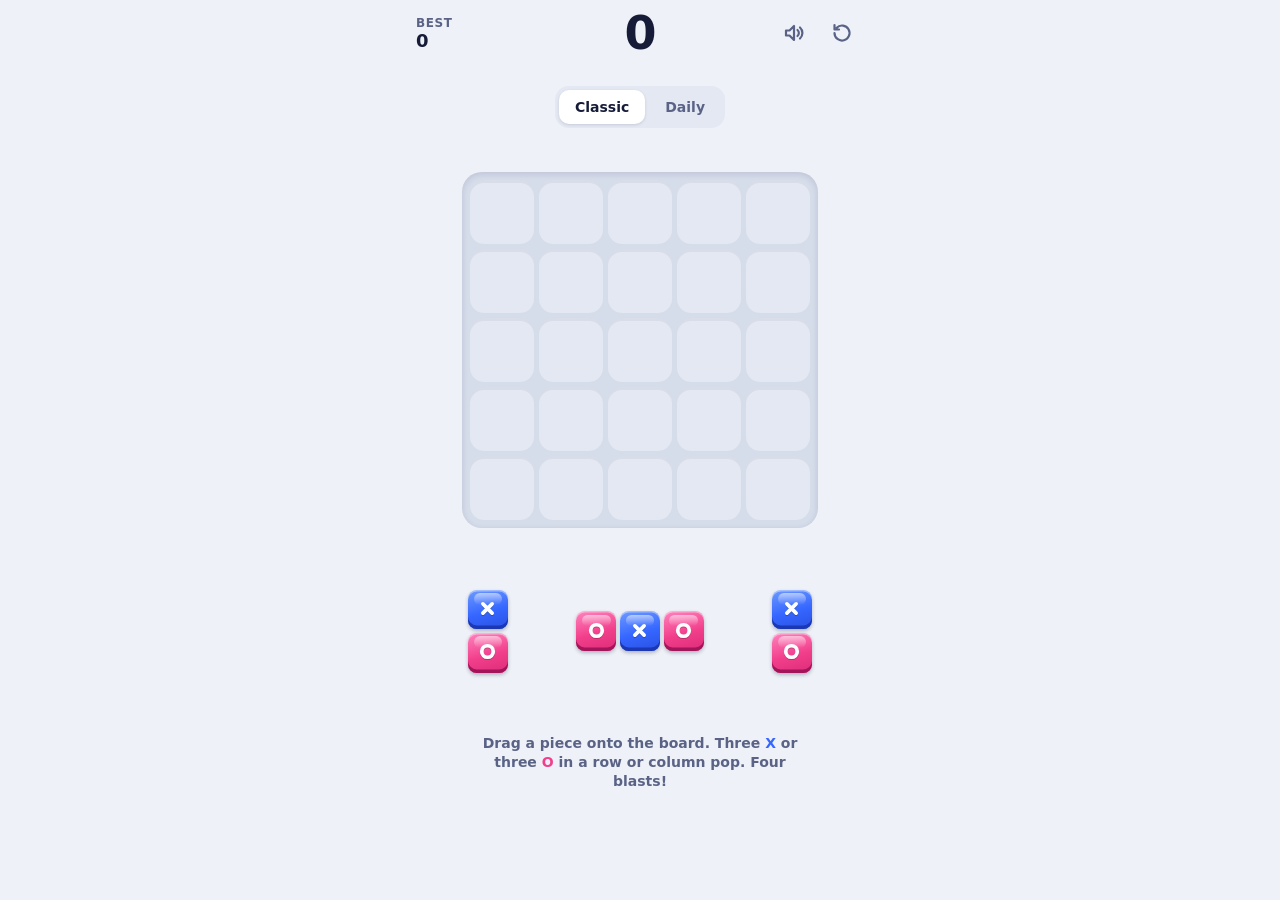
<file: index.html>
<!doctype html>
<html lang="en">
<head>
<meta charset="utf-8">
<meta name="viewport" content="width=device-width, initial-scale=1, viewport-fit=cover, user-scalable=no">
<style>:root{padding-top:env(safe-area-inset-top,0px);padding-bottom:env(safe-area-inset-bottom,0px)}body{margin:0}[hidden]{display:none!important}</style>
<title>XOX Pop</title>
<meta name="claude:viewport-fit-sides" content="cover">
<meta name="theme-color" content="#ECEFF4" media="(prefers-color-scheme: light)">
<meta name="theme-color" content="#10142A" media="(prefers-color-scheme: dark)">
<meta name="apple-mobile-web-app-capable" content="yes">
<meta name="mobile-web-app-capable" content="yes">
<meta name="apple-mobile-web-app-title" content="XOX Pop">
<meta name="apple-mobile-web-app-status-bar-style" content="default">
<link rel="manifest" href="manifest.webmanifest">
<link rel="icon" href="icon.svg" type="image/svg+xml">
<link rel="apple-touch-icon" href="icon-192.png">
<style>
/* One column: score and chase bar, Classic/Daily tabs, a 7x7 board of candy blocks, a tray of three pieces. */
:root {
  --paper: #EEF1F7;
  --board: #D5DCEA;
  --tile: #E3E8F2;
  --ink: #161C38;
  --ink2: #5A6386;
  --card: #FFFFFF;
  --x: #3566FF;
  --o: #F23F8C;
  --gold: #FFC400;
  --fire: #FF7A00;
  --shadow: 0 10px 30px rgba(22, 28, 56, .16);
  /* board cell size: fits the width, and the height with everything around it */
  --gap: 5px;
  --cell: min(calc((100vw - 32px - 4 * var(--gap) - 16px) / 5), calc((100svh - 350px) / 7.6), 64px);
  --f: ui-rounded, 'SF Pro Rounded', 'Nunito', system-ui, -apple-system, 'Segoe UI', Roboto, sans-serif;
}
@media (prefers-color-scheme: dark) {
  :root:not([data-theme="light"]) {
    --paper: #10142A; --board: #1A2046; --tile: #232A55; --ink: #EEF0FF; --ink2: #9CA6D2; --card: #1C2248;
    --x: #5C86FF; --o: #FF5C9F; --shadow: 0 10px 30px rgba(0, 0, 0, .45); color-scheme: dark;
  }
}
:root[data-theme="dark"] {
  --paper: #10142A; --board: #1A2046; --tile: #232A55; --ink: #EEF0FF; --ink2: #9CA6D2; --card: #1C2248;
  --x: #5C86FF; --o: #FF5C9F; --shadow: 0 10px 30px rgba(0, 0, 0, .45); color-scheme: dark;
}

* { box-sizing: border-box; }
html, body { height: 100%; }
body {
  background: var(--paper); color: var(--ink); font-family: var(--f);
  -webkit-text-size-adjust: 100%; overscroll-behavior: none;
  -webkit-user-select: none; user-select: none; -webkit-touch-callout: none;
}
button { font: inherit; color: inherit; border: 0; background: none; padding: 0; cursor: pointer; touch-action: manipulation; -webkit-tap-highlight-color: transparent; }
:focus-visible { outline: 3px solid var(--x); outline-offset: 2px; }

.shell {
  max-width: 480px; margin: 0 auto; min-height: 100%;
  display: flex; flex-direction: column; align-items: center; justify-content: center; gap: 12px;
  padding: 10px max(16px, env(safe-area-inset-left, 0px)) 18px max(16px, env(safe-area-inset-right, 0px));
}

/* top bar */
.top { width: 100%; display: grid; grid-template-columns: 1fr auto 1fr; align-items: center; }
.best { font-size: 12px; font-weight: 800; color: var(--ink2); letter-spacing: .05em; }
.best b { display: block; font-size: 18px; color: var(--ink); letter-spacing: 0; font-variant-numeric: tabular-nums; }
.score { font-size: 46px; font-weight: 900; line-height: 1; font-variant-numeric: tabular-nums; letter-spacing: -.02em; text-align: center; }
.score.bump { animation: bump .3s ease-out; }
.tools { display: flex; gap: 4px; justify-content: flex-end; }
.icon-btn { width: 44px; height: 44px; border-radius: 14px; display: grid; place-items: center; color: var(--ink2); }
.icon-btn:active { background: var(--tile); }
.icon-btn svg { width: 24px; height: 24px; fill: none; stroke: currentColor; stroke-width: 2.2; stroke-linecap: round; stroke-linejoin: round; }
.icon-btn.armed { color: var(--o); background: var(--tile); }

/* chase bar: your score against the best you are trying to beat */
.chase { width: 100%; height: 6px; border-radius: 99px; background: var(--tile); overflow: hidden; }
.chase i { display: block; height: 100%; border-radius: 99px; background: var(--x); transform-origin: left; transform: scaleX(0); transition: transform .45s ease-out, background .3s; }
.chase.won i { background: var(--gold); }
.chase.off { visibility: hidden; }

/* Classic / Daily */
.modes { display: flex; gap: 4px; padding: 4px; background: var(--tile); border-radius: 14px; }
.modes button { min-height: 34px; padding: 0 16px; border-radius: 10px; font-size: 14px; font-weight: 800; color: var(--ink2); display: flex; align-items: center; gap: 6px; }
.modes button[aria-selected="true"] { background: var(--card); color: var(--ink); box-shadow: 0 1px 3px rgba(22, 28, 56, .14); }
.streak-chip { display: inline-flex; align-items: center; gap: 1px; color: var(--fire); font-weight: 900; }
.streak-chip.cold { opacity: .45; }
.streak-chip.none { display: none; }
.flame { width: 16px; height: 16px; fill: currentColor; flex: none; }

.status { min-height: 20px; font-size: 13px; font-weight: 800; color: var(--ink2); letter-spacing: .02em; text-align: center; }
.status .hot { color: var(--fire); }

/* board */
.board-wrap { position: relative; }
.board {
  display: grid; grid-template-columns: repeat(var(--n), var(--cell)); gap: var(--gap); padding: 8px;
  background: var(--board); border-radius: 20px; touch-action: none;
  box-shadow: inset 0 2px 6px rgba(22, 28, 56, .12);
}
.board.shake { animation: shake .35s ease-out; }
.board.quake { animation: quake .5s ease-out; }
.board.will-wipe { outline: 4px solid var(--gold); outline-offset: 3px; animation: wipeglow .4s ease-in-out infinite alternate; }
.cell { --u: var(--cell); width: var(--cell); height: var(--cell); border-radius: 22%; background: var(--tile); position: relative; display: grid; place-items: center; box-shadow: inset 0 3px 0 rgba(22, 28, 56, .05); }

/* candy blocks: glossy gradient, darker bottom edge, white mark */
.blk {
  --c-hi: #6E9BFF; --c: #3566FF; --c-lo: #2A50E2; --c-dk: #1C37B4;
  position: relative; display: grid; place-items: center; border-radius: 22%;
  background: linear-gradient(165deg, var(--c-hi), var(--c) 55%, var(--c-lo));
  box-shadow: inset 0 calc(var(--u) * -.09) 0 var(--c-dk), inset 0 calc(var(--u) * .04) 0 rgba(255, 255, 255, .4), 0 calc(var(--u) * .05) calc(var(--u) * .1) rgba(22, 28, 56, .28);
}
.blk.o { --c-hi: #FF84BE; --c: #F23F8C; --c-lo: #DE2B78; --c-dk: #A3155A; }
.blk::before {
  content: ''; position: absolute; left: 14%; right: 14%; top: 8%; height: 30%; border-radius: 99px;
  background: linear-gradient(rgba(255, 255, 255, .55), rgba(255, 255, 255, 0));
}
.mk { position: relative; width: 58%; height: 58%; margin-top: -6%; fill: none; stroke: #fff; stroke-width: 6.5; stroke-linecap: round; overflow: visible; filter: drop-shadow(0 1.5px 0 rgba(0, 0, 0, .2)); }
.cell.ghost { opacity: .5; }
.cell.will-pop { outline: 4px solid var(--gold); outline-offset: 1px; animation: glow .45s ease-in-out infinite alternate; }
.cell.will-blast { outline: 4px solid var(--fire); outline-offset: 1px; animation: glow .3s ease-in-out infinite alternate; }
.cell.land { animation: land .22s ease-out; }
.cell.pop, .cell.blast { animation: pop .36s ease-in var(--d, 0ms) both; }

/* tray */
.tray { width: 100%; display: grid; grid-template-columns: repeat(3, 1fr); gap: 8px; height: calc(var(--cell) * 2.6 + 16px); touch-action: none; }
.slot { display: grid; place-items: center; border-radius: 18px; position: relative; }
.slot.selected { background: var(--tile); }
.piece { --pc: calc(var(--cell) * .62); display: grid; gap: 4px; transition: opacity .2s, transform .15s; }
.piece .blk { --u: var(--pc); width: var(--pc); height: var(--pc); }
.slot.nofit .piece { opacity: .3; filter: grayscale(.6); }
.slot.dragging .piece { opacity: 0; }
.slot.fresh .piece { animation: deal .3s ease-out backwards; }
.slot:nth-child(2).fresh .piece { animation-delay: .05s; }
.slot:nth-child(3).fresh .piece { animation-delay: .1s; }

/* the piece under your finger, at full board size */
.float { position: fixed; left: 0; top: 0; z-index: 20; pointer-events: none; display: grid; gap: var(--gap); filter: drop-shadow(0 12px 14px rgba(22, 28, 56, .25)); }
.float .blk { --u: var(--cell); width: var(--cell); height: var(--cell); }
.float.back { transition: transform .18s ease-in, opacity .18s; opacity: 0; }

/* effects layer */
.fx { position: absolute; inset: 0; pointer-events: none; overflow: visible; }
.spark { position: absolute; width: 9px; height: 9px; border-radius: 50%; margin: -4.5px 0 0 -4.5px; animation: spark .6s ease-out forwards; }
.gain { position: absolute; transform: translate(-50%, -50%); font-size: 26px; font-weight: 900; color: var(--ink); text-shadow: 0 2px 0 var(--paper); animation: rise .9s ease-out forwards; white-space: nowrap; }
.banner { position: absolute; left: 50%; top: 50%; transform: translate(-50%, -50%); font-size: 40px; font-weight: 900; color: var(--gold); -webkit-text-stroke: 2px var(--ink); paint-order: stroke fill; animation: banner .95s ease-out forwards; white-space: nowrap; }
.banner.big { font-size: 50px; color: #fff; -webkit-text-stroke: 3px var(--fire); animation-duration: 1.25s; }
.banner.small { top: 66%; font-size: 22px; color: #fff; -webkit-text-stroke: 1.5px var(--ink); }
.banner.best { top: 30%; font-size: 40px; color: var(--gold); animation-duration: 1.25s; }
.flash { position: absolute; inset: 0; border-radius: 20px; background: radial-gradient(circle, #fff 0%, rgba(255, 255, 255, .7) 45%, rgba(255, 255, 255, 0) 75%); animation: flash .7s ease-out forwards; }

/* game over */
.over { position: fixed; inset: 0; z-index: 30; display: grid; place-items: center; padding: 24px; background: rgba(16, 20, 42, .45); animation: fade .25s ease-out; }
.over-card { width: min(100%, 340px); background: var(--card); border-radius: 26px; padding: 26px 22px 20px; text-align: center; box-shadow: var(--shadow); animation: deal .3s ease-out; }
.over-card h2 { margin: 0 0 4px; font-size: 20px; font-weight: 800; color: var(--ink2); }
.over-card .big { font-size: 58px; font-weight: 900; line-height: 1.05; font-variant-numeric: tabular-nums; }
.over-card .newbest { display: inline-block; margin-top: 6px; padding: 4px 12px; border-radius: 99px; background: var(--gold); color: #161C38; font-weight: 900; font-size: 14px; letter-spacing: .04em; }
.over-card p { margin: 8px 0 0; color: var(--ink2); font-weight: 700; }
.over-card .close b { color: var(--o); }
.over-card .extras { font-size: 14px; }
.week { display: flex; justify-content: center; gap: 8px; margin-top: 14px; }
.day { display: flex; flex-direction: column; align-items: center; gap: 4px; font-size: 11px; font-weight: 800; color: var(--ink2); }
.day i { width: 24px; height: 24px; border-radius: 50%; background: var(--tile); }
.day.on i { background: linear-gradient(160deg, #FFC400, var(--fire)); }
.day.now i { box-shadow: 0 0 0 2px var(--card), 0 0 0 4px var(--ink2); }
.streak-line { color: var(--fire) !important; }
.streak-line .flame { vertical-align: -3px; margin-right: 2px; }
.play { margin-top: 18px; width: 100%; height: 56px; border-radius: 18px; background: var(--x); color: #fff; font-size: 20px; font-weight: 900; box-shadow: 0 5px 0 rgba(0, 0, 0, .2); }
.play:active { transform: translateY(3px); box-shadow: 0 2px 0 rgba(0, 0, 0, .2); }
.alt { margin-top: 10px; width: 100%; height: 46px; border-radius: 16px; background: var(--tile); color: var(--ink); font-size: 16px; font-weight: 800; display: flex; align-items: center; justify-content: center; gap: 6px; }
.alt .flame { color: var(--fire); }

/* first run hint */
.hint { font-size: 14px; font-weight: 700; color: var(--ink2); text-align: center; max-width: 320px; line-height: 1.35; margin: 0; }
.hint .x { color: var(--x); } .hint .o { color: var(--o); }

@media (max-height: 640px) { .shell { gap: 8px; } .score { font-size: 38px; } .hint { font-size: 12px; } }

@keyframes bump { 50% { transform: scale(1.14); } }
@keyframes land { from { transform: scale(1.25); } to { transform: scale(1); } }
@keyframes pop { 0% { transform: scale(1); filter: brightness(1); } 35% { transform: scale(1.2); filter: brightness(1.8); } 100% { transform: scale(0) rotate(25deg); opacity: 0; } }
@keyframes glow { to { filter: brightness(1.35); transform: scale(.94); } }
@keyframes wipeglow { from { box-shadow: inset 0 2px 6px rgba(22, 28, 56, .12), 0 0 0 0 var(--gold); } to { box-shadow: inset 0 2px 6px rgba(22, 28, 56, .12), 0 0 0 6px var(--gold); } }
@keyframes spark { to { transform: translate(var(--dx), var(--dy)) scale(.2); opacity: 0; } }
@keyframes rise { 0% { opacity: 0; transform: translate(-50%, -20%) scale(.7); } 20% { opacity: 1; transform: translate(-50%, -50%) scale(1.1); } 100% { opacity: 0; transform: translate(-50%, -160%) scale(1); } }
@keyframes banner { 0% { opacity: 0; transform: translate(-50%, -50%) scale(.4) rotate(-8deg); } 25% { opacity: 1; transform: translate(-50%, -50%) scale(1.1) rotate(-4deg); } 75% { opacity: 1; transform: translate(-50%, -60%) scale(1) rotate(-4deg); } 100% { opacity: 0; transform: translate(-50%, -80%) scale(.95) rotate(-4deg); } }
@keyframes shake { 20% { transform: translate(-5px, 2px); } 40% { transform: translate(5px, -2px); } 60% { transform: translate(-3px, 1px); } 80% { transform: translate(2px, 0); } }
@keyframes quake { 10% { transform: translate(-8px, 4px) rotate(-1deg); } 25% { transform: translate(8px, -4px) rotate(1deg); } 40% { transform: translate(-6px, 2px); } 60% { transform: translate(5px, -2px); } 80% { transform: translate(-2px, 1px); } }
@keyframes flash { from { opacity: 1; transform: scale(.6); } to { opacity: 0; transform: scale(1.4); } }
@keyframes deal { from { transform: translateY(14px) scale(.85); opacity: 0; } }
@keyframes fade { from { opacity: 0; } }
@media (prefers-reduced-motion: reduce) {
  *, *::before, *::after { animation-duration: .01ms !important; animation-iteration-count: 1 !important; transition-duration: .01ms !important; }
}

</style>
</head>
<body>
<div id="app"></div>
<script>
/* XOX Pop rules: drop X and O pieces on a 5x5 board, three of a kind in a row or column pops. No DOM. */
var Game = (function () {
  'use strict';

  var N = 5, CELLS = N * N, EMPTY = 0, X = 1, O = 2;
  /* tuned with test/sim.js: a random tapper lasts ~30 pieces, a casual player ~100, a careful one ~240.
     mixed: share of multi-square pieces that alternate X and O. big: 4-square shapes, more of them each level.
     fairAll: tries to deal a tray where every piece fits. blastLen: run length that blasts. wipeLen: a cross needs
     one line this long to wipe the board. */
  var cfg = {
    mixedBase: 0.9, mixedStep: 0, mixedMax: 0.9, singleWeight: 2.5, bigStep: 0.5, levelEvery: 15, maxLevel: 8,
    diagonals: false, fairAll: 10, fairTries: 30, blastLen: 4, blastReach: 1, wipe: 'cross', wipeLen: 4, streakCap: 5, cleanBonus: 300
  };

  /* seedable rng so tests and the simulator can replay a game */
  function rng(seed) {
    var a = seed >>> 0;
    return function () {
      a = (a + 0x6D2B79F5) >>> 0;
      var t = a;
      t = Math.imul(t ^ (t >>> 15), t | 1);
      t ^= t + Math.imul(t ^ (t >>> 7), t | 61);
      return ((t ^ (t >>> 14)) >>> 0) / 4294967296;
    };
  }

  /* shapes as [row, col] offsets; weight = how often it shows up, big ones grow with the level */
  var SHAPES = [
    { cells: [[0, 0]], weight: 3 },
    { cells: [[0, 0], [0, 1]], weight: 4 },
    { cells: [[0, 0], [1, 0]], weight: 4 },
    { cells: [[0, 0], [0, 1], [0, 2]], weight: 2 },
    { cells: [[0, 0], [1, 0], [2, 0]], weight: 2 },
    { cells: [[0, 0], [1, 0], [1, 1]], weight: 1 },
    { cells: [[0, 0], [0, 1], [1, 0]], weight: 1 },
    { cells: [[0, 0], [0, 1], [1, 1]], weight: 1 },
    { cells: [[0, 1], [1, 0], [1, 1]], weight: 1 },
    { cells: [[0, 0], [0, 1], [1, 0], [1, 1]], weight: 0, big: 1 },
    { cells: [[0, 0], [0, 1], [0, 2], [0, 3]], weight: 0, big: 1 },
    { cells: [[0, 0], [1, 0], [2, 0], [3, 0]], weight: 0, big: 1 },
    { cells: [[0, 0], [0, 1], [0, 2], [1, 1]], weight: 0, big: 1 },
    { cells: [[0, 0], [1, 0], [2, 0], [2, 1]], weight: 0, big: 1 },
    { cells: [[0, 1], [0, 2], [1, 0], [1, 1]], weight: 0, big: 1 }
  ];
  function level(placed) { return Math.min(cfg.maxLevel, Math.floor(placed / cfg.levelEvery)); }

  /* a piece is a list of {r, c, m}; a single-mark piece gets one mark, a mixed one alternates */
  function randomPiece(rand, lv) {
    lv = lv || 0;
    var w = SHAPES.map(function (s, k) { return (k === 0 ? cfg.singleWeight : s.weight) + (s.big ? s.big * cfg.bigStep * lv / 2 : 0); });
    var roll = rand() * w.reduce(function (a, b) { return a + b; }, 0), shape = SHAPES[0];
    for (var i = 0; i < SHAPES.length; i++) { roll -= w[i]; if (roll < 0) { shape = SHAPES[i]; break; } }
    var first = rand() < 0.5 ? X : O;
    var mixed = shape.cells.length > 1 && rand() < Math.min(cfg.mixedMax, cfg.mixedBase + cfg.mixedStep * lv);
    return shape.cells.map(function (rc, k) { return { r: rc[0], c: rc[1], m: mixed && k % 2 ? 3 - first : first }; });
  }

  function size(piece) {
    var h = 0, w = 0;
    piece.forEach(function (p) { h = Math.max(h, p.r + 1); w = Math.max(w, p.c + 1); });
    return { h: h, w: w };
  }

  function fits(board, piece, r, c) {
    for (var i = 0; i < piece.length; i++) {
      var rr = r + piece[i].r, cc = c + piece[i].c;
      if (rr < 0 || rr >= N || cc < 0 || cc >= N || board[rr * N + cc] !== EMPTY) return false;
    }
    return true;
  }
  function fitsAnywhere(board, piece) {
    for (var r = 0; r < N; r++) for (var c = 0; c < N; c++) if (fits(board, piece, r, c)) return true;
    return false;
  }

  /* every run of 3+ equal marks in a row, column or diagonal. d: 0 across, 1 down, 2 and 3 diagonal */
  var DIRS = [[0, 1], [1, 0], [1, 1], [1, -1]];
  function findRuns(board) {
    var runs = [], hit = {};
    for (var d = 0; d < (cfg.diagonals ? 4 : 2); d++) {
      var dr = DIRS[d][0], dc = DIRS[d][1];
      for (var r = 0; r < N; r++) for (var c = 0; c < N; c++) {
        var m = board[r * N + c];
        if (m === EMPTY) continue;
        var pr = r - dr, pc = c - dc;
        if (pr >= 0 && pr < N && pc >= 0 && pc < N && board[pr * N + pc] === m) continue; /* not the start of a run */
        var cells = [], rr = r, cc = c;
        while (rr >= 0 && rr < N && cc >= 0 && cc < N && board[rr * N + cc] === m) { cells.push(rr * N + cc); rr += dr; cc += dc; }
        if (cells.length >= 3) { runs.push({ d: d, cells: cells }); cells.forEach(function (k) { hit[k] = 1; }); }
      }
    }
    return { runs: runs, cells: Object.keys(hit).map(Number), lines: runs.length };
  }

  /* what a board with fresh runs turns into:
     popped  the runs themselves
     blasted extra squares: a run of 4+ across blasts its row and the rows next to it, down blasts columns,
             a diagonal blasts every square touching it
     wipe    a run across and a run down from the same piece clear the whole board
             (cfg.wipe 'cross': only when the two lines share a square, 'any': whenever both happen) */
  function resolve(board) {
    var found = findRuns(board), popped = found.cells, blast = {}, blasts = 0, across = {}, down = {};
    found.runs.forEach(function (run) {
      if (run.d === 0) run.cells.forEach(function (k) { across[k] = 1; });
      if (run.d === 1) run.cells.forEach(function (k) { down[k] = 1; });
      if (run.cells.length < cfg.blastLen) return;
      blasts++;
      var r0 = Math.floor(run.cells[0] / N), c0 = run.cells[0] % N, k, j;
      if (run.d === 0) { for (k = r0 - cfg.blastReach; k <= r0 + cfg.blastReach; k++) if (k >= 0 && k < N) for (j = 0; j < N; j++) blast[k * N + j] = 1; }
      else if (run.d === 1) { for (k = c0 - cfg.blastReach; k <= c0 + cfg.blastReach; k++) if (k >= 0 && k < N) for (j = 0; j < N; j++) blast[j * N + k] = 1; }
      else run.cells.forEach(function (cell) { around(cell).forEach(function (n) { blast[n] = 1; }); });
    });
    var a = Object.keys(across), dn = Object.keys(down);
    var wipe = (cfg.wipe === 'any' ? a.length > 0 && dn.length > 0 : cfg.wipe === 'cross' && a.some(function (k) { return down[k]; })) &&
      (a.length >= cfg.wipeLen || dn.length >= cfg.wipeLen);
    if (wipe) for (var i = 0; i < CELLS; i++) blast[i] = 1;
    popped.forEach(function (k) { delete blast[k]; });
    var blasted = Object.keys(blast).map(Number).filter(function (k) { return board[k] !== EMPTY; });
    return { popped: popped, blasted: blasted, lines: found.lines, blasts: blasts, wipe: wipe };
  }
  function around(k) {
    var r = Math.floor(k / N), c = k % N, out = [];
    for (var dr = -1; dr <= 1; dr++) for (var dc = -1; dc <= 1; dc++) {
      var rr = r + dr, cc = c + dc;
      if ((dr || dc) && rr >= 0 && rr < N && cc >= 0 && cc < N) out.push(rr * N + cc);
    }
    return out;
  }

  /* new tray of three. Mercy: try for a tray where every piece fits (cfg.fairAll tries), then for one where at least one fits */
  function newTray(board, rand, lv) {
    var tray, t, fit = function (p) { return fitsAnywhere(board, p); };
    for (t = 0; t < cfg.fairAll; t++) {
      tray = [randomPiece(rand, lv), randomPiece(rand, lv), randomPiece(rand, lv)];
      if (tray.every(fit)) return tray;
    }
    for (t = 0; t < cfg.fairTries; t++) {
      tray = [randomPiece(rand, lv), randomPiece(rand, lv), randomPiece(rand, lv)];
      if (tray.some(fit)) return tray;
    }
    tray[0] = [{ r: 0, c: 0, m: rand() < 0.5 ? X : O }];
    return tray;
  }

  function newGame(seed) {
    var s = seed === undefined ? (Math.random() * 4294967296) >>> 0 : seed >>> 0;
    var st = { v: 2, board: new Array(CELLS).fill(EMPTY), tray: [], score: 0, streak: 0, placed: 0, pops: 0, blasts: 0, wipes: 0, over: false, seed: s, draws: 0 };
    st.tray = newTray(st.board, trayRand(st), 0);
    return st;
  }
  /* each tray draw gets its own seed so a saved game resumes on the same sequence */
  function trayRand(st) { return rng(st.seed + 0x9E3779B9 * ++st.draws); }

  function canPlay(st) {
    return st.tray.some(function (p) { return p && fitsAnywhere(st.board, p); });
  }

  /* places tray[i] with its top-left at (r, c). Returns null if it does not fit, else what happened. */
  function place(st, i, r, c) {
    var piece = st.tray[i];
    if (st.over || !piece || !fits(st.board, piece, r, c)) return null;
    var placedAt = piece.map(function (p) { var k = (r + p.r) * N + c + p.c; st.board[k] = p.m; return k; });
    var res = resolve(st.board), cleared = res.popped.concat(res.blasted), gained = piece.length, clean = false;
    if (res.lines) {
      st.streak++;
      var mult = res.lines * Math.min(st.streak, cfg.streakCap);
      gained += cleared.length * 10 * mult;
      cleared.forEach(function (k) { st.board[k] = EMPTY; });
      clean = st.board.every(function (v) { return v === EMPTY; });
      if (clean) gained += cfg.cleanBonus * Math.min(st.streak, cfg.streakCap);
      st.pops += res.lines; st.blasts += res.blasts; if (res.wipe) st.wipes++;
    } else st.streak = 0;
    st.score += gained;
    st.placed++;
    st.tray[i] = null;
    var refilled = false;
    if (st.tray.every(function (p) { return !p; })) { st.tray = newTray(st.board, trayRand(st), level(st.placed)); refilled = true; }
    st.over = !canPlay(st);
    return {
      placed: placedAt, popped: res.popped, blasted: res.blasted, cleared: cleared, lines: res.lines, blasts: res.blasts,
      wipe: res.wipe, clean: clean, streak: st.streak, gained: gained, refilled: refilled, over: st.over
    };
  }

  /* what would happen if tray[i] went at (r, c), for the drag preview: {popped, blasted, wipe} or null */
  function preview(st, i, r, c) {
    var piece = st.tray[i];
    if (!piece || !fits(st.board, piece, r, c)) return null;
    var b = st.board.slice();
    piece.forEach(function (p) { b[(r + p.r) * N + c + p.c] = p.m; });
    return resolve(b);
  }

  /* the daily challenge: the same seed for everyone on the same calendar day */
  function dailySeed(day) {
    var h = 2166136261;
    for (var i = 0; i < day.length; i++) { h ^= day.charCodeAt(i); h = Math.imul(h, 16777619); }
    return h >>> 0;
  }

  return {
    N: N, CELLS: CELLS, EMPTY: EMPTY, X: X, O: O, cfg: cfg, SHAPES: SHAPES, level: level,
    rng: rng, randomPiece: randomPiece, size: size, fits: fits, fitsAnywhere: fitsAnywhere, findRuns: findRuns, resolve: resolve,
    newTray: newTray, newGame: newGame, canPlay: canPlay, place: place, preview: preview, dailySeed: dailySeed
  };
})();
if (typeof module !== 'undefined' && module.exports) module.exports = Game;

/* XOX Pop interface: drag (or tap) a piece onto the board. Classic and a daily challenge. Needs Game. */
(function () {
  'use strict';
  var G = Game, N = G.N;
  var K = {
    classic: 'xoxpop.classic.v2', daily: 'xoxpop.daily.v2', best: 'xoxpop.best.v2', days: 'xoxpop.days.v1',
    mode: 'xoxpop.mode', sound: 'xoxpop.sound', seen: 'xoxpop.seen.v2'
  };
  var app = document.getElementById('app');
  var st = null, mode = 'classic', best = 0, days = {}, soundOn = true, seen = false, today = '';
  var busy = false, sel = -1, press = null, drag = null, armed = 0, shown = 0, tween = 0;
  var els = {}, cellVal = [], ghosts = [];

  /* ---------- storage ---------- */
  function lsGet(k) { try { return localStorage.getItem(k); } catch (e) { return null; } }
  function lsSet(k, v) { try { localStorage.setItem(k, v); } catch (e) { /* storage may be unavailable */ } }
  function lsJson(k) { try { return JSON.parse(lsGet(k)); } catch (e) { return null; } }
  function loadGame(m) {
    var s = lsJson(K[m]);
    var okay = s && s.v === 2 && !s.over && s.board && s.board.length === G.CELLS && s.tray && s.tray.length === 3;
    if (okay && m === 'daily' && s.day !== today) okay = false;
    return okay ? s : freshGame(m);
  }
  function freshGame(m) {
    var s = m === 'daily' ? G.newGame(G.dailySeed(today)) : G.newGame();
    s.mode = m; s.day = m === 'daily' ? today : null;
    s.beat = modeBest(m); s.passed = false; /* the score to chase this game */
    return s;
  }
  function save() { lsSet(K[mode], JSON.stringify(st)); }
  function saveDays() {
    var keys = Object.keys(days).sort();
    while (keys.length > 60) delete days[keys.shift()];
    lsSet(K.days, JSON.stringify(days));
  }
  function modeBest(m) { return m === 'daily' ? days[today] || 0 : best; }

  /* ---------- calendar days for the daily challenge and its streak ---------- */
  function pad(n) { return (n < 10 ? '0' : '') + n; }
  function dayKey(d) { d = d || new Date(); return d.getFullYear() + '-' + pad(d.getMonth() + 1) + '-' + pad(d.getDate()); }
  function shiftDay(key, n) { var p = key.split('-'); return dayKey(new Date(+p[0], +p[1] - 1, +p[2] + n)); }
  function dayLabel(key) { var p = key.split('-'); return new Date(+p[0], +p[1] - 1, +p[2]).toLocaleDateString('en-US', { month: 'short', day: 'numeric' }); }
  /* days in a row with a daily game played; it stays alive until today ends */
  function streak() {
    var playedToday = days[today] !== undefined, k = playedToday ? today : shiftDay(today, -1), n = 0;
    while (days[k] !== undefined) { n++; k = shiftDay(k, -1); }
    return { n: n, today: playedToday };
  }

  /* ---------- sound and touch feedback, all generated so it works offline ---------- */
  var ac = null;
  function audio() {
    if (!soundOn) return null;
    if (!ac) { try { ac = new (window.AudioContext || window.webkitAudioContext)(); } catch (e) { return null; } }
    if (ac.state === 'suspended') ac.resume();
    return ac;
  }
  function tone(freq, dur, type, vol, when, slideTo) {
    var a = audio(); if (!a) return;
    var t = a.currentTime + (when || 0), o = a.createOscillator(), g = a.createGain();
    o.type = type; o.frequency.setValueAtTime(freq, t);
    if (slideTo) o.frequency.exponentialRampToValueAtTime(slideTo, t + dur);
    g.gain.setValueAtTime(0.0001, t);
    g.gain.exponentialRampToValueAtTime(vol, t + 0.01);
    g.gain.exponentialRampToValueAtTime(0.0001, t + dur);
    o.connect(g); g.connect(a.destination);
    o.start(t); o.stop(t + dur + 0.02);
  }
  var sfx = {
    pick: function () { tone(420, 0.05, 'sine', 0.08); },
    place: function () { tone(190, 0.08, 'triangle', 0.22, 0, 120); },
    pop: function (lines, streakN) {
      var base = 520 * Math.pow(2, Math.min(streakN - 1, 7) / 6), steps = [1, 1.26, 1.5, 2, 2.52];
      for (var k = 0; k < Math.min(lines, 5); k++) tone(base * steps[k], 0.2, 'triangle', 0.18, k * 0.07, base * steps[k] * 1.5);
    },
    blast: function () { tone(140, 0.4, 'sine', 0.4, 0, 40); tone(900, 0.25, 'triangle', 0.1, 0.05, 300); },
    wipe: function () { tone(260, 0.6, 'triangle', 0.2, 0, 1300); [523, 659, 784, 1047].forEach(function (f, k) { tone(f, 0.35, 'triangle', 0.14, 0.35 + k * 0.05); }); },
    best: function () { [523, 659, 784, 1047, 1319].forEach(function (f, k) { tone(f, 0.18, 'square', 0.06, k * 0.08); }); },
    over: function () { [392, 330, 262, 196].forEach(function (f, k) { tone(f, 0.22, 'triangle', 0.16, k * 0.14); }); }
  };
  function buzz(ms) { try { if (navigator.vibrate) navigator.vibrate(ms); } catch (e) { /* not supported */ } }

  /* ---------- drawing ---------- */
  var ICON = {
    sound: '<path d="M4 9.5h3.5L12 5v14l-4.5-4.5H4z"/><path d="M15.5 9a4 4 0 0 1 0 6M18 6.5a7.5 7.5 0 0 1 0 11"/>',
    mute: '<path d="M4 9.5h3.5L12 5v14l-4.5-4.5H4z"/><path d="M16 9.5l5 5M21 9.5l-5 5"/>',
    restart: '<path d="M4.5 12a7.5 7.5 0 1 0 2.2-5.3M4.5 4v4.5H9"/>'
  };
  var FLAME = '<svg class="flame" viewBox="0 0 24 24" aria-hidden="true"><path d="M12 22c-4.4 0-7.5-3-7.5-7.2 0-3.6 2.4-5.6 3.6-9.8 2.6 2.2 3.4 4.4 3.1 6.6 1.4-1 2.1-2.4 2.4-4.1 2.8 2.7 4.4 5 4.4 7.6 0 4-3.3 6.9-6 6.9z"/></svg>';
  function svgIcon(id) { return '<svg viewBox="0 0 24 24" aria-hidden="true">' + ICON[id] + '</svg>'; }
  function mark(m) {
    return m === G.X ? '<svg class="mk" viewBox="0 0 40 40" aria-hidden="true"><path d="M12 12L28 28M28 12L12 28"/></svg>'
      : '<svg class="mk" viewBox="0 0 40 40" aria-hidden="true"><circle cx="20" cy="20" r="10"/></svg>';
  }
  function mc(m) { return m === G.X ? 'x' : 'o'; }
  function fmt(n) { return n.toLocaleString('en-US'); }
  function pieceHtml(piece, cls, unit) {
    var sz = G.size(piece);
    return '<div class="' + cls + '" style="grid-template-columns:repeat(' + sz.w + ',' + unit + ');grid-template-rows:repeat(' + sz.h + ',' + unit + ')">' +
      piece.map(function (p) { return '<div class="blk ' + mc(p.m) + '" style="grid-area:' + (p.r + 1) + '/' + (p.c + 1) + '">' + mark(p.m) + '</div>'; }).join('') + '</div>';
  }
  function bump(el, cls) { el.classList.remove(cls); void el.offsetWidth; el.classList.add(cls); }

  function build() {
    app.innerHTML =
      '<main class="shell">' +
        '<div class="top">' +
          '<div class="best"><span id="bestlabel">BEST</span><b id="best">0</b></div>' +
          '<div class="score" id="score" aria-live="polite">0</div>' +
          '<div class="tools">' +
            '<button class="icon-btn" id="sound"></button>' +
            '<button class="icon-btn" id="restart" aria-label="Restart">' + svgIcon('restart') + '</button>' +
          '</div>' +
        '</div>' +
        '<div class="chase" id="chase" aria-hidden="true"><i id="chasebar"></i></div>' +
        '<div class="modes" role="tablist">' +
          '<button role="tab" data-mode="classic">Classic</button>' +
          '<button role="tab" data-mode="daily">Daily<span class="streak-chip" id="chip"></span></button>' +
        '</div>' +
        '<div class="status" id="status"></div>' +
        '<div class="board-wrap" id="wrap"><div class="board" id="board" role="grid" aria-label="Board" style="--n:' + N + '"></div><div class="fx" id="fx"></div></div>' +
        '<div class="tray" id="tray">' + [0, 1, 2].map(function (i) { return '<div class="slot" data-i="' + i + '"></div>'; }).join('') + '</div>' +
        '<p class="hint" id="hint">Drag a piece onto the board. Three <b class="x">X</b> or three <b class="o">O</b> in a row or column pop. Four <b>blasts</b>!</p>' +
      '</main>';
    ['best', 'bestlabel', 'score', 'sound', 'restart', 'chase', 'chasebar', 'chip', 'status', 'wrap', 'board', 'fx', 'tray', 'hint'].forEach(function (id) { els[id] = document.getElementById(id); });
    els.slots = els.tray.children;
    els.tabs = app.querySelectorAll('.modes button');
    var html = '';
    for (var i = 0; i < G.CELLS; i++) html += '<div class="cell" data-c="' + i + '"></div>';
    els.board.innerHTML = html;
    els.cells = els.board.children;
    cellVal = new Array(G.CELLS).fill(-1);

    els.tray.addEventListener('pointerdown', trayDown);
    els.tray.addEventListener('pointermove', trayMove);
    els.tray.addEventListener('pointerup', trayUp);
    els.tray.addEventListener('pointercancel', trayCancel);
    els.board.addEventListener('click', boardTap);
    els.sound.addEventListener('click', toggleSound);
    els.restart.addEventListener('click', restartTap);
    for (var t = 0; t < els.tabs.length; t++) els.tabs[t].addEventListener('click', function () { switchMode(this.dataset.mode); });
  }

  function drawCell(i, m, extra) {
    var el = els.cells[i];
    el.className = 'cell' + (m ? ' blk ' + mc(m) : '') + (extra ? ' ' + extra : '');
    if (cellVal[i] !== m) { el.innerHTML = m ? mark(m) : ''; cellVal[i] = m; }
  }
  function renderBoard() { for (var i = 0; i < G.CELLS; i++) drawCell(i, st.board[i]); }
  function renderTray(fresh) {
    for (var i = 0; i < 3; i++) {
      var p = st.tray[i], slot = els.slots[i];
      slot.className = 'slot' + (p && !G.fitsAnywhere(st.board, p) ? ' nofit' : '') + (i === sel ? ' selected' : '') + (fresh && p ? ' fresh' : '');
      slot.innerHTML = p ? pieceHtml(p, 'piece', 'var(--pc)') : '';
      slot.setAttribute('aria-label', p ? 'Piece of ' + p.length : 'Empty');
    }
  }
  function renderStatus() {
    var lv = G.level(st.placed);
    els.status.innerHTML = armed ? 'Tap again to restart'
      : st.streak >= 2 ? '<span class="hot">Streak ×' + st.streak + '</span>'
      : mode === 'daily' ? 'Daily · ' + dayLabel(today) + ' · same pieces for everyone'
      : lv ? 'Level ' + (lv + 1) : '';
  }
  function renderBest() {
    els.bestlabel.textContent = mode === 'daily' ? 'TODAY' : 'BEST';
    els.best.textContent = fmt(Math.max(modeBest(mode), st.score));
    var pct = st.beat > 0 ? Math.min(1, st.score / st.beat) : 0;
    els.chase.className = 'chase' + (st.beat > 0 ? '' : ' off') + (st.passed ? ' won' : '');
    els.chasebar.style.transform = 'scaleX(' + (st.passed ? 1 : pct) + ')';
  }
  function renderModes() {
    for (var t = 0; t < els.tabs.length; t++) els.tabs[t].setAttribute('aria-selected', els.tabs[t].dataset.mode === mode ? 'true' : 'false');
    var s = streak();
    els.chip.className = 'streak-chip' + (s.n ? '' : ' none') + (s.today ? '' : ' cold');
    els.chip.innerHTML = s.n ? FLAME + s.n : '';
    els.chip.parentNode.setAttribute('aria-label', 'Daily' + (s.n ? ', ' + s.n + ' day streak' : ''));
  }
  function renderScore(animate) {
    cancelAnimationFrame(tween);
    var target = st.score;
    if (!animate) { shown = target; els.score.textContent = fmt(target); return; }
    var from = shown, t0 = performance.now();
    (function step(t) {
      var k = Math.min(1, (t - t0) / 450);
      shown = Math.round(from + (target - from) * (1 - Math.pow(1 - k, 3)));
      els.score.textContent = fmt(shown);
      if (k < 1) tween = requestAnimationFrame(step);
    })(t0);
  }
  function renderSound() {
    els.sound.innerHTML = svgIcon(soundOn ? 'sound' : 'mute');
    els.sound.setAttribute('aria-label', soundOn ? 'Sound on' : 'Sound off');
  }
  function renderAll() { renderBoard(); renderTray(true); renderStatus(); renderBest(); renderModes(); renderScore(false); renderSound(); els.hint.hidden = seen; }

  /* ---------- geometry ---------- */
  function geo() {
    var a = els.cells[0].getBoundingClientRect(), b = els.cells[1].getBoundingClientRect();
    return { left: a.left, top: a.top, size: a.width, pitch: b.left - a.left };
  }
  function cellCenter(i) {
    var r = els.cells[i].getBoundingClientRect(), w = els.wrap.getBoundingClientRect();
    return { x: r.left - w.left + r.width / 2, y: r.top - w.top + r.height / 2 };
  }
  function centroid(list) {
    var x = 0, y = 0;
    list.forEach(function (k) { var p = cellCenter(k); x += p.x; y += p.y; });
    return { x: x / list.length, y: y / list.length };
  }

  /* ---------- ghost preview: where it lands, what pops, what blasts ---------- */
  function clearGhost() {
    ghosts.forEach(function (i) { drawCell(i, st.board[i]); });
    ghosts = [];
    els.board.classList.remove('will-wipe');
  }
  function showGhost(i, r, c) {
    clearGhost();
    var piece = st.tray[i], res = G.preview(st, i, r, c);
    if (!res) return;
    piece.forEach(function (p) { var k = (r + p.r) * N + c + p.c; drawCell(k, p.m, 'ghost'); ghosts.push(k); });
    function mark2(list, cls) { list.forEach(function (k) { els.cells[k].classList.add(cls); if (ghosts.indexOf(k) < 0) ghosts.push(k); }); }
    mark2(res.popped, 'will-pop');
    mark2(res.blasted, 'will-blast');
    if (res.wipe) els.board.classList.add('will-wipe');
  }

  /* ---------- tray input: drag, or tap to select then tap the board ---------- */
  function trayDown(e) {
    if (busy || st.over || drag) return;
    var slot = e.target.closest('.slot'); if (!slot) return;
    var i = +slot.dataset.i; if (!st.tray[i]) return;
    press = { i: i, x: e.clientX, y: e.clientY, id: e.pointerId };
    try { els.tray.setPointerCapture(e.pointerId); } catch (er) { /* ignore */ }
    audio();
  }
  function trayMove(e) {
    if (!press || e.pointerId !== press.id) return;
    if (!drag) {
      if (Math.abs(e.clientX - press.x) + Math.abs(e.clientY - press.y) < 8) return;
      startDrag(press.i);
    }
    moveDrag(e.clientX, e.clientY);
  }
  function trayUp(e) {
    if (!press || e.pointerId !== press.id) return;
    var i = press.i; press = null;
    if (drag) { endDrag(); return; }
    sel = sel === i ? -1 : i; sfx.pick(); renderTray(false);
  }
  function trayCancel() { press = null; if (drag) { drag.target = null; endDrag(); } }

  function startDrag(i) {
    sel = -1; renderTray(false);
    var g = geo(), piece = st.tray[i], sz = G.size(piece);
    var el = document.createElement('div');
    el.innerHTML = pieceHtml(piece, 'float', 'var(--cell)');
    el = el.firstChild;
    document.body.appendChild(el);
    drag = { i: i, el: el, g: g, w: sz.w * g.pitch - (g.pitch - g.size), h: sz.h * g.pitch - (g.pitch - g.size), target: null };
    els.slots[i].classList.add('dragging');
    sfx.pick(); buzz(5);
  }
  function moveDrag(x, y) {
    var d = drag, g = d.g;
    var fx = x - d.w / 2, fy = y - d.h - g.size * 0.75; /* lift the piece above the finger */
    d.el.style.transform = 'translate(' + fx + 'px,' + fy + 'px)';
    var r = Math.round((fy - g.top) / g.pitch), c = Math.round((fx - g.left) / g.pitch);
    var ok = G.fits(st.board, st.tray[d.i], r, c);
    var key = ok ? r + ',' + c : null;
    if (key === (d.target && d.target.key)) return;
    d.target = ok ? { r: r, c: c, key: key } : null;
    if (ok) showGhost(d.i, r, c); else clearGhost();
  }
  function endDrag() {
    var d = drag; drag = null;
    clearGhost();
    if (d.target) { d.el.remove(); place(d.i, d.target.r, d.target.c); return; }
    /* fly back to the tray */
    var s = els.slots[d.i].getBoundingClientRect();
    d.el.classList.add('back');
    d.el.style.transform = 'translate(' + (s.left + s.width / 2 - d.w / 2) + 'px,' + (s.top + s.height / 2 - d.h / 2) + 'px) scale(.62)';
    setTimeout(function () { d.el.remove(); els.slots[d.i].classList.remove('dragging'); }, 190);
  }

  /* tapping the board with a piece selected: put it where it fits, centred on the tap if it can */
  function boardTap(e) {
    if (sel < 0 || busy || st.over) return;
    var cell = e.target.closest('.cell'); if (!cell) return;
    var k = +cell.dataset.c, tr = Math.floor(k / N), tc = k % N, piece = st.tray[sel], sz = G.size(piece);
    var tries = [[tr - Math.floor((sz.h - 1) / 2), tc - Math.floor((sz.w - 1) / 2)]];
    piece.forEach(function (p) { tries.push([tr - p.r, tc - p.c]); });
    for (var t = 0; t < tries.length; t++) {
      if (G.fits(st.board, piece, tries[t][0], tries[t][1])) { var i = sel; sel = -1; place(i, tries[t][0], tries[t][1]); return; }
    }
    buzz(15);
  }

  /* ---------- placing, popping, blasting ---------- */
  function place(i, r, c) {
    var piece = st.tray[i], before = st.board.slice();
    piece.forEach(function (p) { before[(r + p.r) * N + c + p.c] = p.m; });
    var res = G.place(st, i, r, c);
    if (!res) return;
    disarm();
    res.placed.forEach(function (k) { drawCell(k, before[k], 'land'); });
    sfx.place(); buzz(8);
    if (res.lines) {
      busy = true;
      var wait = effects(res, before);
      setTimeout(function () {
        busy = false;
        res.blasted.forEach(function (k) { els.cells[k].style.removeProperty('--d'); });
        renderBoard();
      }, wait);
      if (!seen) { seen = true; lsSet(K.seen, '1'); els.hint.hidden = true; }
    }
    /* records: classic best, today's daily best (playing the daily at all keeps the streak) */
    if (mode === 'classic' && st.score > best) { best = st.score; lsSet(K.best, String(best)); }
    if (mode === 'daily' && (days[today] === undefined || st.score > days[today])) { days[today] = st.score; saveDays(); renderModes(); }
    if (!st.passed && st.beat > 0 && st.score > st.beat) { st.passed = true; setTimeout(newBest, res.lines ? 450 : 0); }
    renderTray(res.refilled);
    renderStatus(); renderBest(); renderScore(true);
    if (res.gained >= 100) bump(els.score, 'bump');
    save();
    if (res.over) setTimeout(gameOver, res.lines ? 1000 : 500);
  }

  function spark(p, color, n, spread) {
    for (var j = 0; j < n; j++) {
      var s = document.createElement('i'), a = Math.random() * Math.PI * 2, dist = spread * (0.5 + Math.random());
      s.className = 'spark';
      s.style.cssText = 'left:' + p.x + 'px;top:' + p.y + 'px;background:' + color + ';--dx:' + Math.cos(a) * dist + 'px;--dy:' + Math.sin(a) * dist + 'px';
      els.fx.appendChild(s);
      setTimeout(s.remove.bind(s), 700);
    }
  }
  function float(cls, text, x, y) {
    var el = document.createElement('div');
    el.className = cls; el.textContent = text;
    if (x !== undefined) { el.style.left = x + 'px'; el.style.top = y + 'px'; }
    els.fx.appendChild(el); setTimeout(el.remove.bind(el), 1300);
  }
  /* returns how long the board animation runs */
  function effects(res, before) {
    var center = centroid(res.popped), maxDelay = 0;
    res.popped.forEach(function (k) { drawCell(k, before[k], 'pop'); spark(cellCenter(k), 'var(--' + mc(before[k]) + ')', 5, 45); });
    res.blasted.forEach(function (k) {
      var p = cellCenter(k), delay = Math.round(Math.min(320, Math.hypot(p.x - center.x, p.y - center.y) * 1.1));
      maxDelay = Math.max(maxDelay, delay);
      drawCell(k, before[k], 'blast');
      els.cells[k].style.setProperty('--d', delay + 'ms');
      setTimeout(function () { spark(p, 'var(--' + mc(before[k]) + ')', 3, 35); }, delay);
    });
    float('gain', '+' + fmt(res.gained), center.x, center.y);
    var word = res.wipe ? 'BOARD WIPE!' : res.blasts >= 2 ? 'MEGA BLAST!' : res.blasts ? 'BLAST!' : res.clean ? 'CLEAN!' :
      res.lines >= 3 ? 'Triple!' : res.lines === 2 ? 'Double!' : res.streak >= 3 ? 'On fire!' : res.streak === 2 ? 'Nice!' : '';
    if (word) float('banner' + (res.wipe || res.blasts ? ' big' : ''), word);
    if (res.clean && (res.wipe || res.blasts)) setTimeout(function () { float('banner small', 'Clean board +' + fmt(G.cfg.cleanBonus * Math.min(res.streak, G.cfg.streakCap))); }, 500);
    if (res.wipe) {
      var fl = document.createElement('div'); fl.className = 'flash'; els.fx.appendChild(fl); setTimeout(fl.remove.bind(fl), 700);
      sfx.wipe(); buzz([40, 40, 40, 40, 90]);
    } else if (res.blasts) { sfx.blast(); sfx.pop(res.lines, res.streak); buzz([30, 30, 60]); }
    else { sfx.pop(res.lines, res.streak); buzz(res.lines >= 2 ? [20, 40, 30] : 20); }
    if (res.blasts || res.wipe) bump(els.board, 'quake'); else if (res.lines >= 2) bump(els.board, 'shake');
    return 360 + maxDelay;
  }

  function newBest() {
    float('banner best', 'NEW BEST!');
    var w = els.wrap.getBoundingClientRect();
    for (var j = 0; j < 4; j++) spark({ x: w.width * (0.2 + 0.2 * j), y: w.height * 0.45 }, 'var(--gold)', 8, 70);
    bump(els.score, 'bump');
    sfx.best(); buzz([20, 30, 20, 30, 40]);
  }

  function gameOver() {
    sfx.over(); buzz([30, 60, 30]);
    var old = st.beat, isBest = st.passed || (old === 0 && st.score > 0), s = streak(), line;
    if (isBest) line = '<span class="newbest">NEW BEST</span>' + (old > 0 ? '<p>' + fmt(st.score - old) + ' more than your old best</p>' : '');
    else if (old > 0 && old - st.score <= old * 0.25) line = '<p class="close">So close! Only <b>' + fmt(old - st.score) + '</b> short of your best.</p>';
    else line = '<p>Best ' + fmt(old) + '</p>';
    var extras = [st.placed + ' pieces', st.pops + ' pops'];
    if (st.blasts) extras.push(st.blasts + (st.blasts === 1 ? ' blast' : ' blasts'));
    if (st.wipes) extras.push(st.wipes + (st.wipes === 1 ? ' wipe' : ' wipes'));
    var daily = '';
    if (mode === 'daily') {
      var dots = '';
      for (var d = 6; d >= 0; d--) {
        var k = shiftDay(today, -d), p = k.split('-');
        dots += '<span class="day' + (days[k] !== undefined ? ' on' : '') + (d === 0 ? ' now' : '') + '"><i></i>' +
          new Date(+p[0], +p[1] - 1, +p[2]).toLocaleDateString('en-US', { weekday: 'narrow' }) + '</span>';
      }
      daily = '<div class="week">' + dots + '</div><p class="streak-line">' + FLAME + s.n + (s.n === 1 ? ' day' : ' days') + ' in a row · come back tomorrow for new pieces</p>';
    }
    var ov = document.createElement('div');
    ov.className = 'over';
    ov.innerHTML = '<div class="over-card" role="dialog" aria-label="Game over">' +
      '<h2>' + (mode === 'daily' ? 'Daily · ' + dayLabel(today) : 'No more room') + '</h2>' +
      '<div class="big">' + fmt(st.score) + '</div>' + line + daily +
      '<p class="extras">' + extras.join(' · ') + '</p>' +
      '<button class="play" id="again">' + (mode === 'daily' ? 'Try again' : 'Play again') + '</button>' +
      (mode === 'classic' && days[today] === undefined ? '<button class="alt" id="other">' + FLAME + 'Play today\'s daily</button>'
        : mode === 'daily' ? '<button class="alt" id="other">Play classic</button>' : '') +
      '</div>';
    document.body.appendChild(ov);
    document.getElementById('again').addEventListener('click', function () { ov.remove(); newGame(); });
    var other = document.getElementById('other');
    if (other) other.addEventListener('click', function () { ov.remove(); switchMode(mode === 'daily' ? 'classic' : 'daily', true); });
  }

  function newGame() { disarm(); st = freshGame(mode); sel = -1; save(); renderAll(); }
  function switchMode(m, fresh) {
    if (m === mode && !fresh) return;
    if (busy || drag) return;
    disarm(); save();
    mode = m; lsSet(K.mode, m);
    today = dayKey();
    st = fresh ? freshGame(m) : loadGame(m); sel = -1; save();
    renderAll();
  }
  /* restart needs two taps so a stray thumb does not wipe a good game */
  function disarm() { if (armed) { clearTimeout(armed); armed = 0; els.restart.classList.remove('armed'); } }
  function restartTap() {
    if (st.placed === 0 || st.over) { newGame(); return; }
    if (armed) { newGame(); return; }
    armed = setTimeout(function () { disarm(); renderStatus(); }, 2500);
    els.restart.classList.add('armed'); renderStatus();
  }
  function toggleSound() {
    soundOn = !soundOn; lsSet(K.sound, soundOn ? '1' : '0'); renderSound();
    if (soundOn) sfx.pick();
  }
  /* a new day while the app sat in the background: fresh daily pieces */
  function checkDay() {
    if (dayKey() === today) return;
    today = dayKey();
    if (mode === 'daily' && !busy && !drag && !document.querySelector('.over')) { st = freshGame('daily'); save(); renderAll(); } else renderModes();
  }

  /* ---------- start ---------- */
  today = dayKey();
  best = +lsGet(K.best) || 0;
  days = lsJson(K.days) || {};
  soundOn = lsGet(K.sound) !== '0';
  seen = lsGet(K.seen) === '1';
  mode = lsGet(K.mode) === 'daily' ? 'daily' : 'classic';
  st = loadGame(mode); save();
  build();
  renderAll();
  document.addEventListener('visibilitychange', function () { if (!document.hidden) checkDay(); });
  /* offline after the first visit when served over http(s) */
  if ('serviceWorker' in navigator && /^https?:$/.test(location.protocol)) {
    window.addEventListener('load', function () { navigator.serviceWorker.register('sw.js').catch(function () { /* not available here */ }); });
  }
})();

</script>
</body>
</html>
</file>
